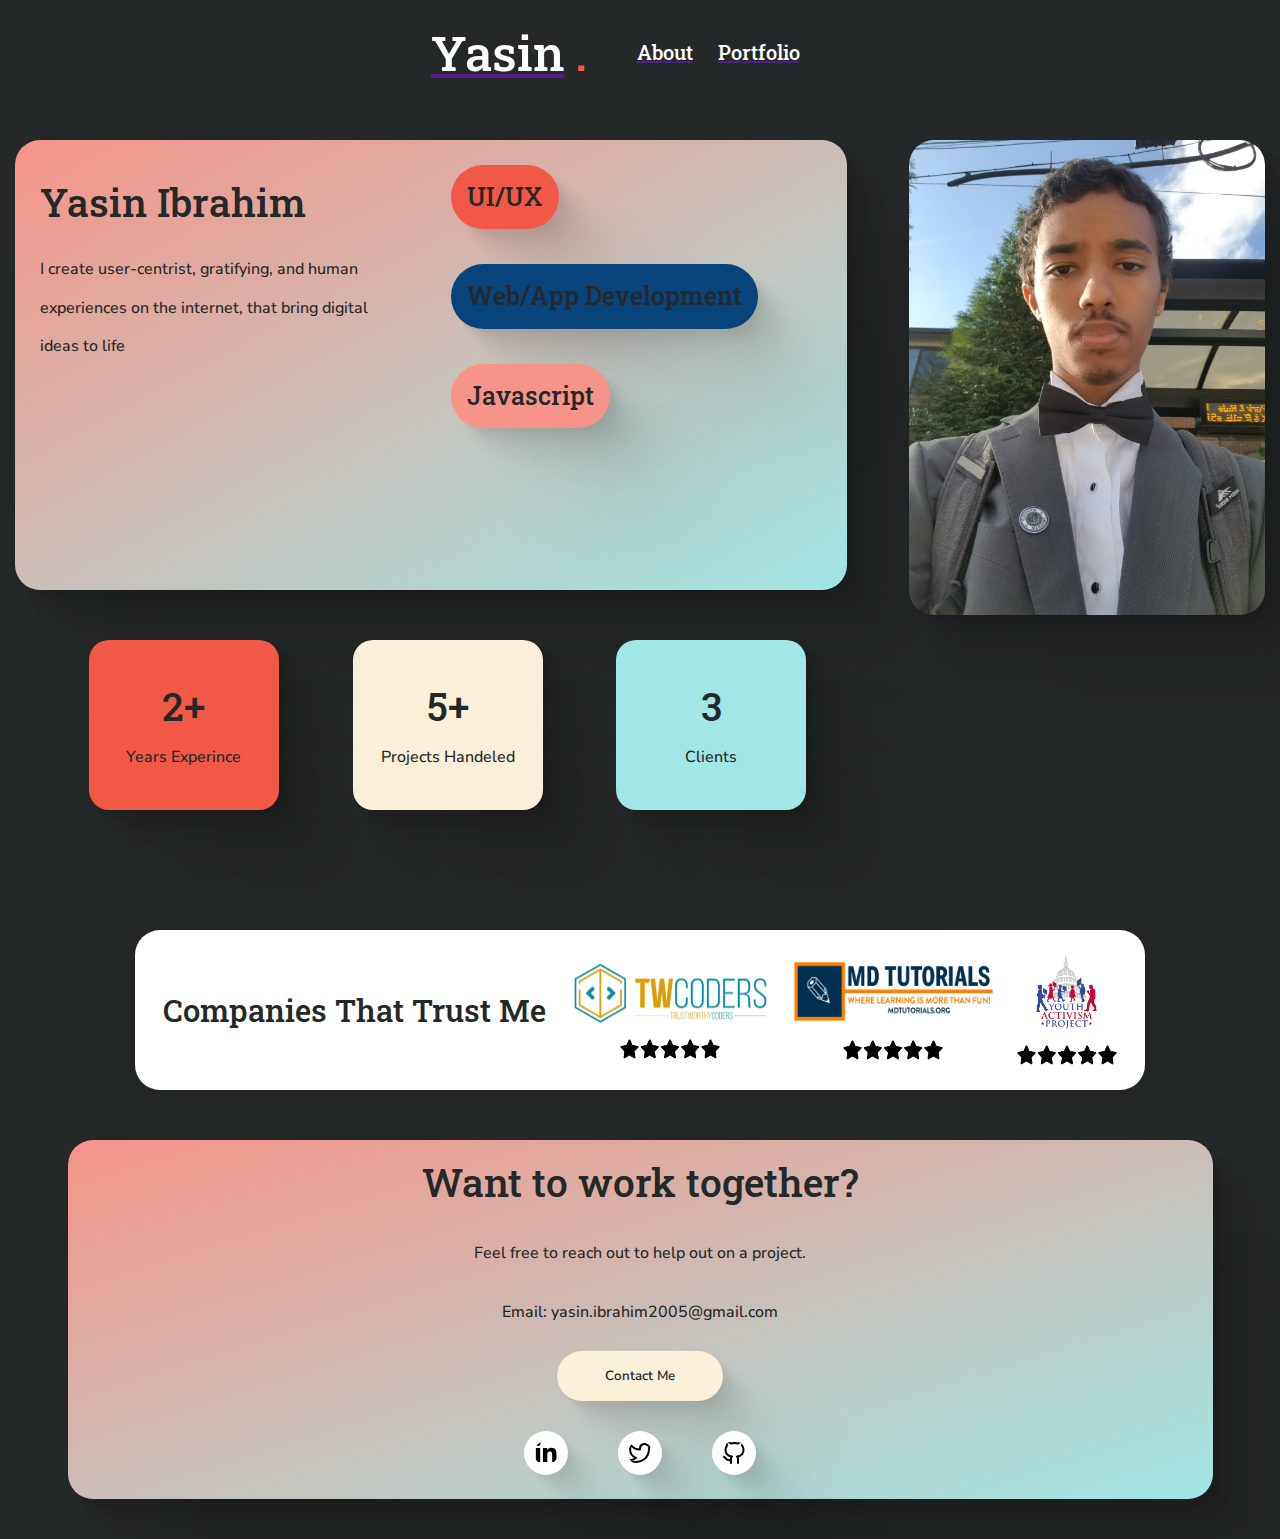
<file: index.html>
<!DOCTYPE html>
<html lang="en">
  <head>
    <meta charset="UTF-8" />
    <meta http-equiv="X-UA-Compatible" content="IE=edge" />
    <meta
      name="description"
      content=" I create user-centrist, gratifying, and human experiences on the internet."
    />
    <meta name="keywords" content="UI/UX, Web/App Development, JavaScript" />
    <meta name="author" content="Yasin Ibrahim" />
    <meta name="viewport" content="width=device-width, initial-scale=1.0" />
    <link rel="shortcut icon" type="image/x-icon" href="icon.png" />
    <link rel="stylesheet" href="styles.css" />
    <title>Yasin Ibrahim</title>
  </head>
  <body>
    <nav>
      <div class="spread">
        <div class="logo">
          <a href="/"><h1 class="title">Yasin</h1></a>
          <h1 class="period">.</h1>
        </div>
      </div>
      <div class="spread">
        <a href="/about.html"><h5>About</h5></a>
        <a href="/projects.html"><h5>Portfolio</h5></a>
      </div>

      <a href="javascript:void(0);" class="icon" onclick="myFunction()">
        <img src="menu.svg" id="menu" />
      </a>
    </nav>
    <div id="myLinks">
      <a href="/about.html"><h5>About</h5></a>
      <a href="/projects.html"><h5>Portfolio</h5></a>
    </div>
    <section class="gap">
      <section>
        <div class="cloumn">
          <div class="intro">
            <div class="intro1">
              <h1>Yasin Ibrahim</h1>
              <p>
                I create user-centrist, gratifying, and human experiences on the
                internet, that bring digital ideas to life
              </p>
            </div>
            <div class="intro2">
              <div class="items" data-modal-target="#modal"><h3>UI/UX</h3></div>
              <div class="items" data-modal-target="#modal1">
                <h3>Web/App Development</h3>
              </div>
              <div class="items" data-modal-target="#modal2">
                <h3>Javascript</h3>
              </div>
            </div>
          </div>
          <div class="under">
            <div class="one">
              <h2>2+</h2>
              <p>Years Experince</p>
            </div>
            <div class="two">
              <h2>5+</h2>
              <p>Projects Handeled</p>
            </div>
            <div class="three">
              <h2>3</h2>
              <p>Clients</p>
            </div>
          </div>
        </div>
        <img src="photo.jpg" class="photo" />
      </section>
      <main>
        <h3>Companies That Trust Me</h3>
        <div class="review">
          <img class="one" src="twcoderslogo.png" />
          <img class="reviewStars" src="fiveStars.png" />
        </div>

        <div class="review">
          <img class="two" src="mdtutorialslogo.png" />
          <img class="reviewStars" src="fiveStars.png" />
        </div>
        <div class="review">
          <img class="three" src="YAP_Logo.png" />
          <img class="reviewStars" src="fiveStars.png" />
        </div>
      </main>
    </section>

    <footer>
      <h2>Want to work together?</h2>
      <p>Feel free to reach out to help out on a project.</p>
      <p>Email: yasin.ibrahim2005@gmail.com</p>
      <a href="mailto:yasin.ibrahim2005@gmail.com"
        ><button>Contact Me</button></a
      >
      <div class="social">
        <a
          href="https://www.linkedin.com/in/yasin-ibrahim-12531122a/"
          target="_blank"
          ><img src="linkedin.svg"
        /></a>
        <a href="https://twitter.com/SilverSolider05" target="_blank">
          <img src="twitter.svg"
        /></a>
        <a href="https://github.com/yasin2005" target="_blank">
          <img src="github.svg"
        /></a>
      </div>
    </footer>
    <div class="modal" id="modal">
      <div class="modal-header">
        <div class="title">UI & UX Design</div>
        <button data-close-button class="close-button">&times;</button>
      </div>
      <div class="modal-body">
        UX design refers to the term “user experience design”, while UI stands
        for “user interface design”. Both elements are crucial to a product and
        work closely together.
      </div>
    </div>
    <div id="overlay"></div>

    <div class="modal" id="modal1">
      <div class="modal-header">
        <div class="title">Website & Application Development</div>
        <button data-close-button class="close-button">&times;</button>
      </div>
      <div class="modal-body">
        Web application development is the creation of application programs that
        reside on remote servers and are delivered to the user's device over the
        Internet.
      </div>
    </div>
    <div id="overlay"></div>

    <div class="modal" id="modal2">
      <div class="modal-header">
        <div class="title">JavaScript</div>
        <button data-close-button class="close-button">&times;</button>
      </div>
      <div class="modal-body">
        JavaScript is a scripting or programming language that allows you to
        implement complex features on web pages. Every time a web page does more
        than just sit there and display static information for you to look at
        such as displaying timely content updates, interactive maps, animated
        2D/3D graphics, scrolling video jukeboxes, you can bet that JavaScript
        is probably involved.
      </div>
    </div>
    <div id="overlay"></div>
  </body>
  <script>
    function myFunction() {
      let x = document.getElementById("myLinks");
      if (x.style.display === "flex") {
        x.style.display = "none";
      } else {
        x.style.display = "flex";
      }
    }
    const openModalButtons = document.querySelectorAll("[data-modal-target]");
    const closeModalButtons = document.querySelectorAll("[data-close-button]");
    const overlay = document.getElementById("overlay");

    openModalButtons.forEach((button) => {
      button.addEventListener("click", () => {
        const modal = document.querySelector(button.dataset.modalTarget);
        openModal(modal);
      });
    });

    overlay.addEventListener("click", () => {
      const modals = document.querySelectorAll(".modal.active");
      modals.forEach((modal) => {
        closeModal(modal);
      });
    });

    closeModalButtons.forEach((button) => {
      button.addEventListener("click", () => {
        const modal = button.closest(".modal");
        closeModal(modal);
      });
    });

    function openModal(modal) {
      if (modal == null) return;
      modal.classList.add("active");
      overlay.classList.add("active");
    }

    function closeModal(modal) {
      if (modal == null) return;
      modal.classList.remove("active");
      overlay.classList.remove("active");
    }
  </script>
</html>
</file>
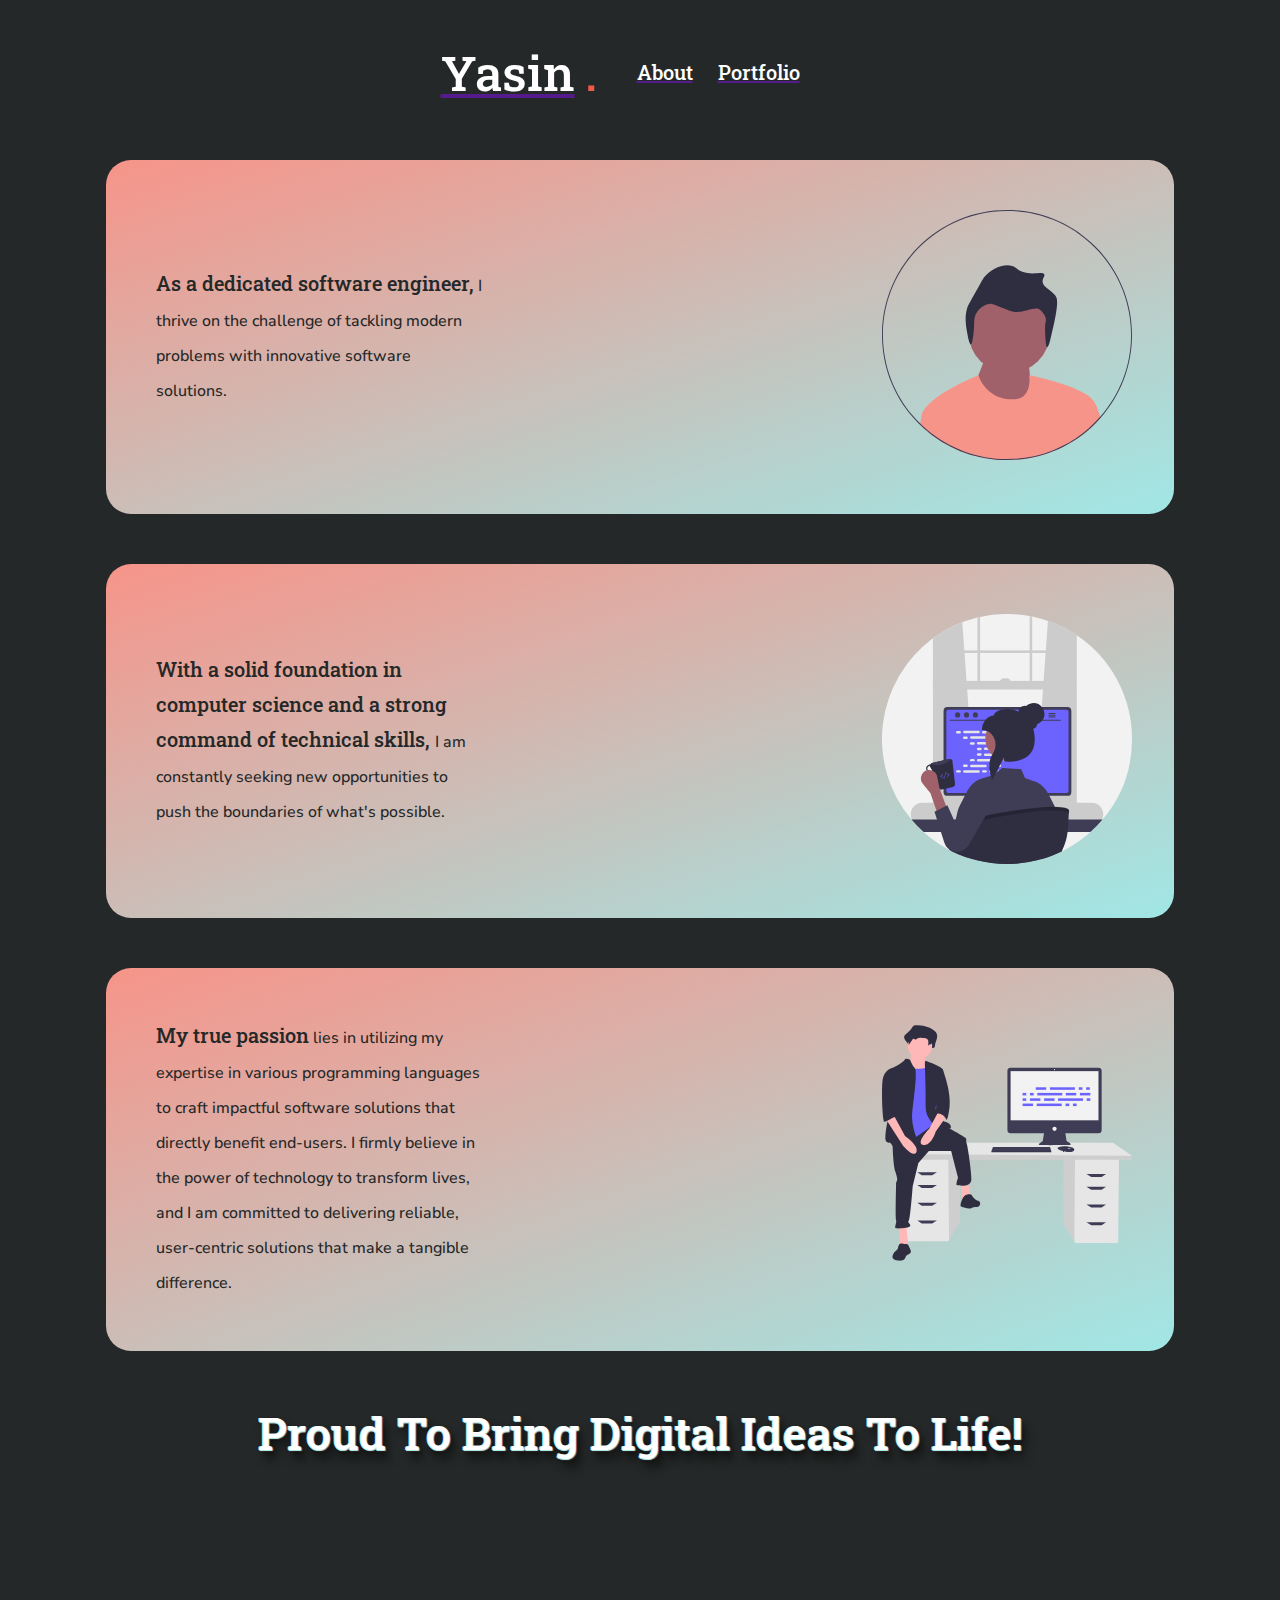
<file: about.html>
<!DOCTYPE html>
<html lang="en">
  <head>
    <meta charset="UTF-8" />
    <meta
      name="description"
      content=" I create user-centrist, gratifying, and human experiences on the internet."
    />
    <meta name="keywords" content="UI/UX, Web/App Development, JavaScript" />
    <meta name="author" content="Yasin Ibrahim" />
    <meta http-equiv="X-UA-Compatible" content="IE=edge" />
    <meta name="viewport" content="width=device-width, initial-scale=1.0" />
    <link rel="shortcut icon" type="image/x-icon" href="icon.png" />
    <link rel="stylesheet" href="about.css" />
    <title>About</title>
  </head>
  <body>
    <!-- Navigation -->
    <nav>
      <div class="spread">
        <div class="logo">
          <a href="/"><h1 class="title">Yasin</h1></a>
          <h1 class="period">.</h1>
        </div>
      </div>
      <div class="spread">
        <a href="/about.html"><h5>About</h5></a>
        <a href="/projects.html"><h5>Portfolio</h5></a>
      </div>

      <a href="javascript:void(0);" class="icon" onclick="myFunction()">
        <img src="menu.svg" id="menu" />
      </a>
    </nav>

    <div id="myLinks">
      <a href="/about.html"><h5>About</h5></a>
      <a href="/projects.html"><h5>Portfolio</h5></a>
    </div>
    <!-- Section #1 -->

    <section>
      <div class="one">
        <h5>As a dedicated software engineer,</h5>
        <p>
          I thrive on the challenge of tackling modern problems with innovative
          software solutions.
        </p>
      </div>
      <div class="two">
        <img src="profpic.svg" style="height: 250px; width: 250px" />
      </div>
    </section>
    <!-- Section #2 -->
    <section>
      <div class="one">
        <h5>
          With a solid foundation in computer science and a strong command of
          technical skills,
        </h5>
        <p>
          I am constantly seeking new opportunities to push the boundaries of
          what's possible.
        </p>
      </div>
      <div class="two">
        <img src="computer.svg" style="height: 250px; width: 250px" />
      </div>
    </section>
    <!-- Section #3 -->
    <section>
      <div class="one">
        <h5>My true passion</h5>
        <p>
          lies in utilizing my expertise in various programming languages to
          craft impactful software solutions that directly benefit end-users. I
          firmly believe in the power of technology to transform lives, and I am
          committed to delivering reliable, user-centric solutions that make a
          tangible difference.
        </p>
      </div>
      <div class="two">
        <img src="proud.svg" style="height: 250px; width: 250px" />
      </div>
    </section>
    <!--Call to Action-->
    <h1 class="action">Proud To Bring Digital Ideas To Life!</h1>
  </body>
  <script>
    function myFunction() {
      let x = document.getElementById("myLinks");
      if (x.style.display === "flex") {
        x.style.display = "none";
      } else {
        x.style.display = "flex";
      }
    }
  </script>
</html>
</file>
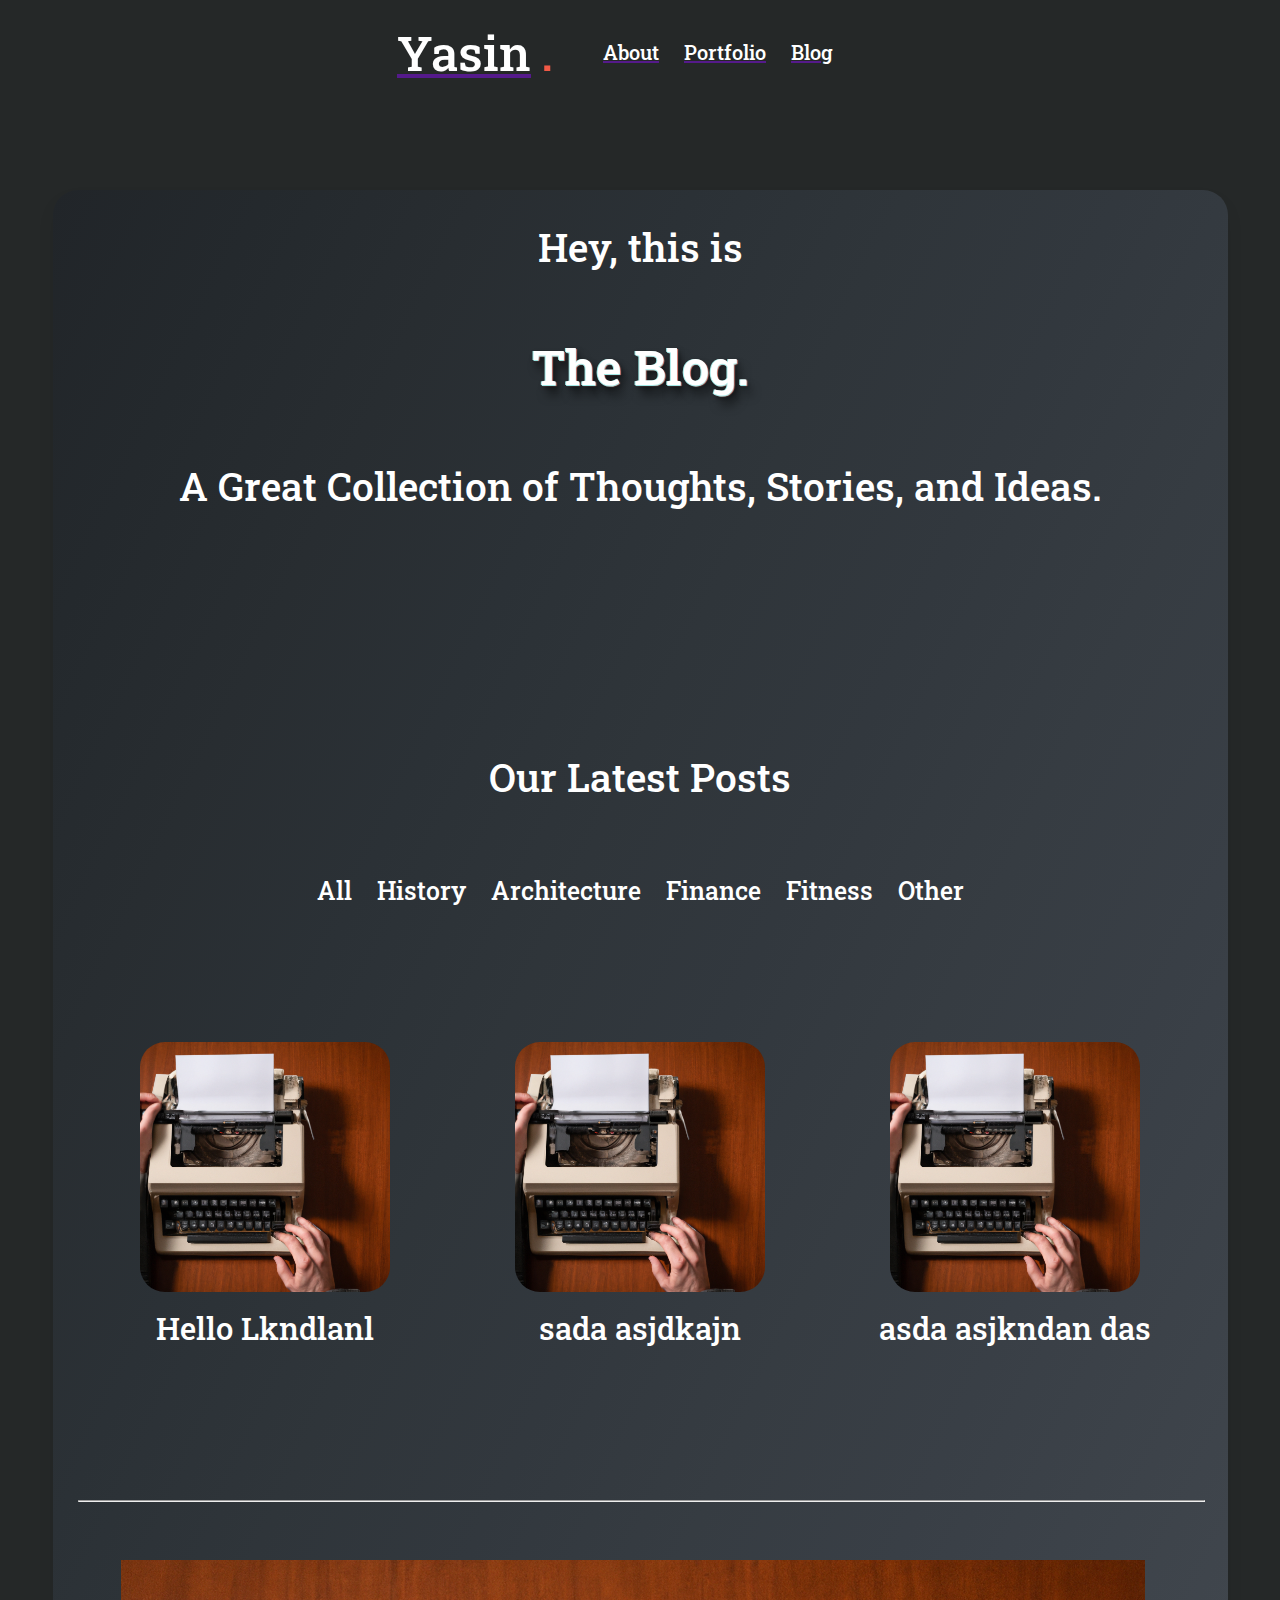
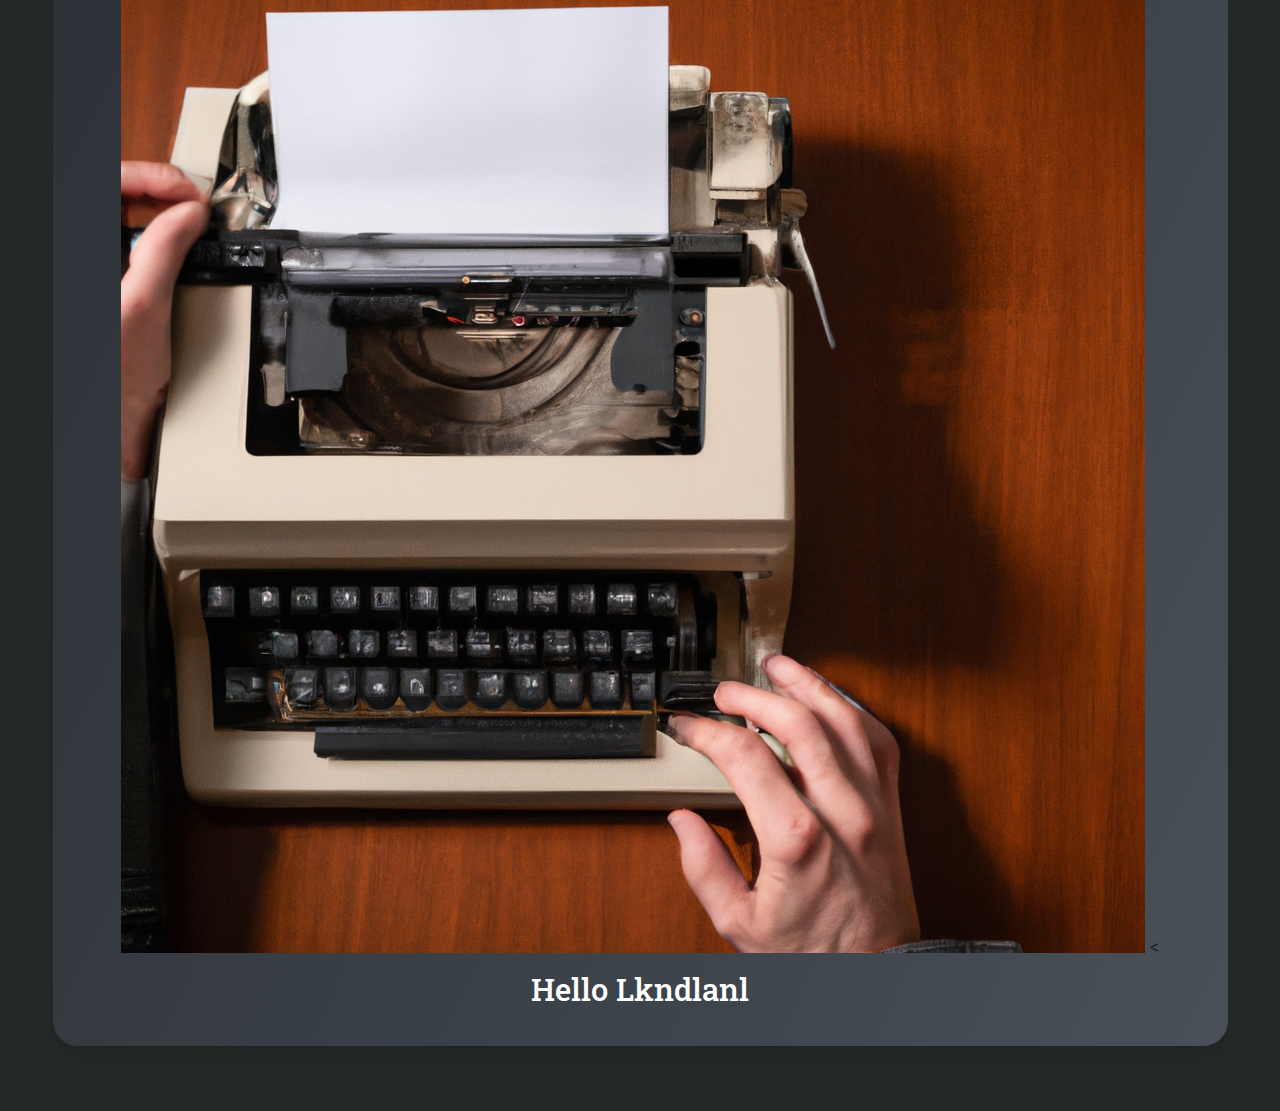
<file: blog.html>
<!DOCTYPE html>
<html lang="en">
  <head>
    <meta charset="UTF-8" />
    <meta http-equiv="X-UA-Compatible" content="IE=edge" />
    <meta name="viewport" content="width=device-width, initial-scale=1.0" />
    <title>Blog</title>
    <meta
      name="description"
      content=" I create user-centrist, gratifying, and human experiences on the internet."
    />
    <meta name="keywords" content="UI/UX, Web/App Development, JavaScript" />
    <meta name="author" content="Yasin Ibrahim" />
    <link rel="shortcut icon" type="image/x-icon" href="icon.png" />
    <link rel="stylesheet" href="blog.css" />
  </head>
  <body>
    <nav>
      <div class="spread">
        <div class="logo">
          <a href="/"><h1 class="title">Yasin</h1></a>
          <h1 class="period">.</h1>
        </div>
      </div>
      <div class="spread">
        <a href="/about.html"><h5>About</h5></a>
        <a href="/projects.html"><h5>Portfolio</h5></a>
        <a href="/blog.html"><h5>Blog</h5></a>
      </div>

      <a href="javascript:void(0);" class="icon" onclick="myFunction()">
        <img src="menu.svg" id="menu" />
      </a>
    </nav>
    <div id="myLinks">
      <a href="/about.html"><h5>About</h5></a>
      <a href="/projects.html"><h5>Portfolio</h5></a>
      <a href="/blog.html"><h5>Blog</h5></a>
    </div>
    <section class="gap"></section>
    <main>
      <h2>
        Hey, this is
        <h1>The Blog.</h1>
      </h2>
      <h2>A Great Collection of Thoughts, Stories, and Ideas.</h2>
      <br />
      <br />
      <br />
      <br />
      <br />
      <br />
      <br />
      <h2>Our Latest Posts</h2>
      <section
        style="display: flex; gap: 25px; justify-content: center"
        class="post-section"
      >
        <h4>All</h4>
        <h4>History</h4>
        <h4>Architecture</h4>
        <h4>Finance</h4>
        <h4>Fitness</h4>
        <h4>Other</h4>
      </section>
      <br />
      <section
        style="display: flex; justify-content: space-evenly"
        class="posts"
      >
        <div>
          <img src="typewritter.png" />
          <a href="/blog.html" class="action"> <h3>Hello Lkndlanl</h3></a>
        </div>
        <div>
          <img src="typewritter.png" />
          <a href="/blog.html" class="action"> <h3>sada asjdkajn</h3></a>
        </div>
        <div>
          <img src="typewritter.png" />
          <a href="/blog.html" class="action"> <h3>asda asjkndan das</h3></a>
        </div>
      </section>
      <hr />
      <section class="smallPost">
        <div>
          <img src="typewritter.png" />
          <
          <h3>Hello Lkndlanl</h3>
        </div>
      </section>
    </main>
    <footer></footer>
  </body>
</html>
</file>
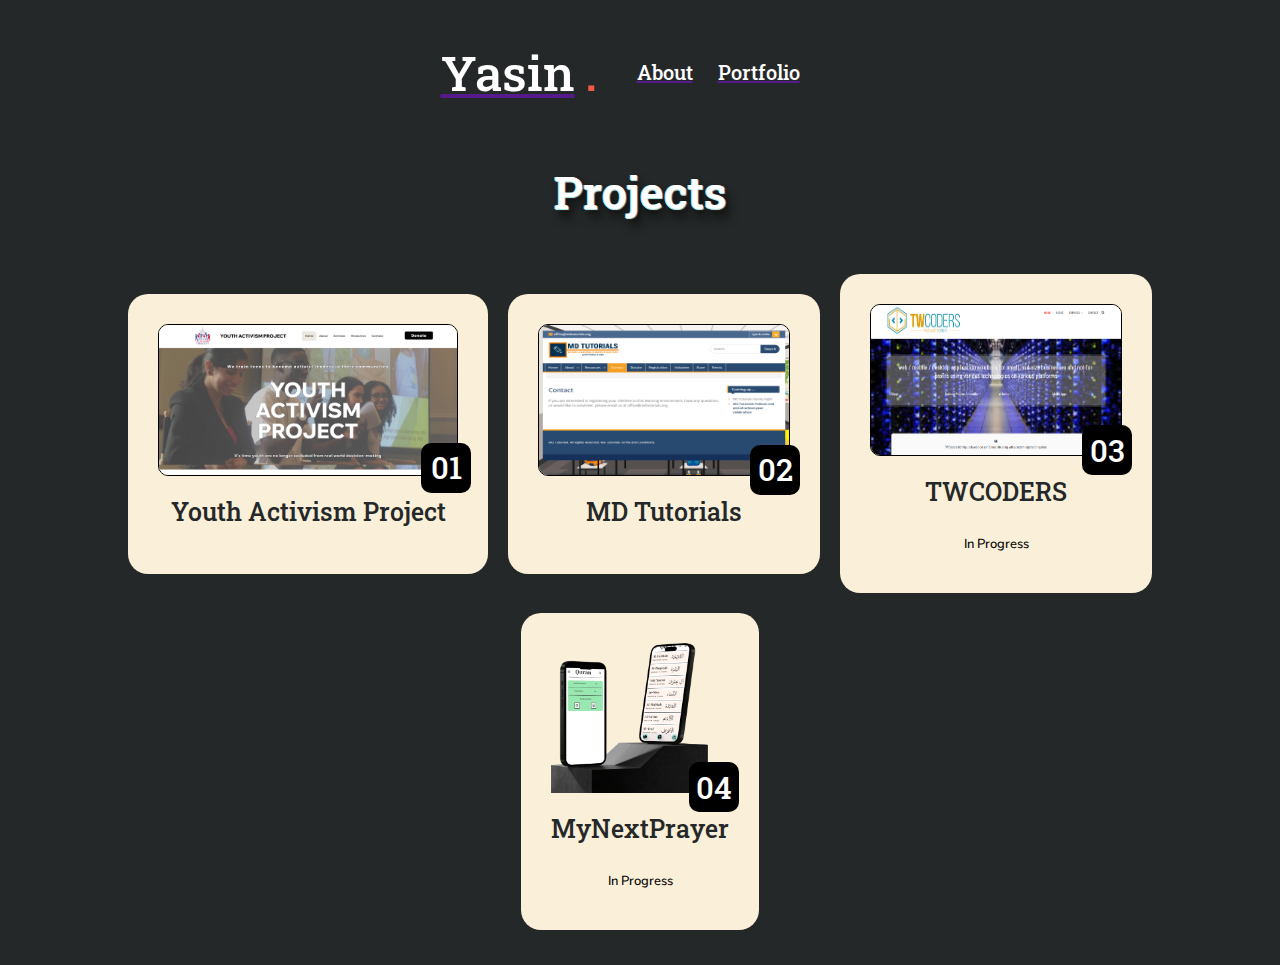
<file: projects.html>
<!DOCTYPE html>
<html lang="en">
  <head>
    <meta charset="UTF-8" />
    <meta http-equiv="X-UA-Compatible" content="IE=edge" />
    <meta
      name="description"
      content=" I create user-centrist, gratifying, and human experiences on the internet."
    />
    <meta name="keywords" content="UI/UX, Web/App Development, JavaScript" />
    <meta name="author" content="Yasin Ibrahim" />
    <meta name="viewport" content="width=device-width, initial-scale=1.0" />
    <link rel="shortcut icon" type="image/x-icon" href="icon.png" />
    <link rel="stylesheet" href="project.css" />
    <title>Portfolio</title>
  </head>
  <body>
    <!-- Navigation -->
    <nav>
      <div class="spread">
        <div class="logo">
          <a href="/"><h1 class="title">Yasin</h1></a>
          <h1 class="period">.</h1>
        </div>
      </div>
      <div class="spread">
        <a href="/about.html"><h5>About</h5></a>
        <a href="/projects.html"><h5>Portfolio</h5></a>
      </div>

      <a href="javascript:void(0);" class="icon" onclick="myFunction()">
        <img src="menu.svg" id="menu" />
      </a>
    </nav>

    <div id="myLinks">
      <a href="/about.html"><h5>About</h5></a>
      <a href="/projects.html"><h5>Portfolio</h5></a>
    </div>
    <!--Title-->
    <h1 class="action">Projects</h1>

    <!--Main-->
    <main>
      <!--One-->
      <section>
        <div class="rel">
          <img
            class="one"
            src="youthactivismporject.png"
            data-modal-target="#modal"
          />

          <div class="num1">
            <h3>01</h3>
          </div>
        </div>
        <a href="https://www.youthactivismproject.org/" target="_blank"
          ><h4>Youth Activism Project</h4></a
        >
      </section>
      <!--Two-->
      <section>
        <div class="rel">
          <img class="two" src="mdtutorials.png" />

          <div class="num2">
            <h3>02</h3>
          </div>
        </div>
        <a href="https://mdtutorials.org/" target="_blank"
          ><h4>MD Tutorials</h4></a
        >
      </section>
      <!--Three-->
      <section>
        <div class="rel">
          <img class="two" src="twcoders.png" />

          <div class="num2">
            <h3>03</h3>
          </div>
        </div>
        <a href="http://twcoders.com/" target="_blank"><h4>TWCODERS</h4></a>
        <p>In Progress</p>
      </section>
      <!--Three-->
      <section>
        <div class="rel">
          <img class="three" src="mynextprayer.png" />

          <div class="num2">
            <h3>04</h3>
          </div>
        </div>
        <a href="https://mynextprayer.com/" target="_blank"
          ><h4>MyNextPrayer</h4></a
        >
        <p>In Progress</p>
      </section>

      <!--
        <section class="port col">
          <div class="project">
            <div class="text">
              <h2>Youth Activism Project</h2>
              <h5>Non-Profit Activism Group</h5>
              <p>
                Bright and easy-going layout, leading children to a brigther and
                more active future
              </p>
            </div>
            <div class="img-contain">
            
              <img src="YAP_Logo.png" class="display1" id="one"/>
              <img src="youthactivismporject.png" class="display" id="onne" />
            </div>
          </div>
          <div class="project">
            <div class="text">
              <h2>MyNextPrayer</h2>
              <h5>Muslim App</h5>
              <p>
                Simple to use, many utilities needed for the daily to-go Muslim
              </p>
            </div>
            <div class="img-contain">
              <img src="arrow-up-right.svg" class="arrow" />
              <img src="logo3.png" class="display1" id="two"/>
              <img src="mynextprayer.png" class="display" id="twwo" />
            </div>
          </div>
        </section>
        <section class="port col2">
          <div class="project">
            <div class="text">
              <h2>MD Tutorials</h2>
              <h5>Tutoring Resources</h5>
              <p>Simple to use, basic design for children and parents alike</p>
            </div>
            <div class="img-contain">
             <a href="https://mdtutorials.org/"><img src="arrow-up-right.svg" class="arrow" /></a> 
              <img src="mdtutorialslogo.png" class="display1" id="three" />
              <img src="mdtutorials.png" class="display" id="thhree"/>
            </div>
          </div>
          <div class="project">
              <div class="text">
              <h2>TWCODERS</h2>
              <h5>Programming Org</h5>
              <p>Nice and simple layout for programmer group</p>
            </div>
            <div class="img-contain">
              <a href="http://twcoders.com/"><img src="arrow-up-right.svg" class="arrow" /></a>
              <img src="twcoderslogo.png" class="display1" id="four" />
              <img src="twcoders.png" class="display" id="foour"/>
            </div>
          </div>
          </div>
        </section>
        -->
    </main>
    <div class="modal" id="modal">
      <div class="modal-header">
        <div class="title"></div>
        <button data-close-button class="close-button">&times;</button>
      </div>
      <div class="modal-body">
        <section class="sec">
          <div class="title">Youth Activism Project</div>
          <p>Non-Profit Activism Group</p>
          <img class="mock" src="yapMockup.png" />
        </section>
        <section class="sect">
          <div class="title">About The Project</div>

          <p>Challenge:</p>
          <br />
          <p>
            The initial version of the website exhibited significant usability
            issues and lacked a smooth user experience. The interface felt
            clunky and cumbersome, hampering visitors' ability to navigate
            seamlessly through its pages. Moreover, the font selection and
            overall page layout failed to establish a cohesive visual identity,
            resulting in a disjointed and inconsistent appearance.
          </p>
        </section>
        <section class="sect">
          <div class="title">Solution</div>
          <p>
            - Carefully selecting fonts that harmonize with the website's theme
            and purpose. By establishing a consistent and visually appealing
            typographic hierarchy, I could create a cohesive visual language
            that guided users through the pages effortlessly
          </p>
          <br />
          <p>
            - A comprehensive redesign of the page layout, ensuring a harmonious
            arrangement of elements that enhanced both aesthetic appeal and
            usability
          </p>
          <br />
          <p>
            - Employ advanced optimization techniques such as minimizng code,
            removing bugs, etc.
          </p>
          <br />
          <br />
          <br />
          <h4>Understanding The User</h4>
          <p>
            When designing for a target audience of young kids who aspire to
            make a positive impact in the world, it's crucial to consider their
            unique preferences and cognitive development. One effective strategy
            is to utilize bright and vibrant colors, as they tend to attract and
            engage children's attention. Moreover, these lively colors can also
            appeal to older individuals, such as parents or educators, who may
            be involved in guiding and supporting the young kids. Incorporating
            scrollable stories can be an excellent way to enhance user
            experience and foster interaction with the content. Scrollable
            stories allow for a dynamic and immersive narrative experience,
            enabling young users to explore and discover the message at their
            own pace
          </p>
          <br />
          <p>
            Studies have shown that bright colors, such as vibrant blues,
            yellows, and reds, can stimulate children's visual perception and
            promote a sense of excitement and curiosity. Additionally, research
            indicates that using contrasting colors can aid in information
            retention and comprehension, making it easier for young kids to
            grasp and remember key concepts
          </p>
          <br />
          <p>
            When it comes to scrollable stories, research has demonstrated that
            interactive storytelling can enhance cognitive skills, creativity,
            and critical thinking in children. Scrollable stories can also
            significantly increase user engagement metrics, such as session
            duration and interaction rates
          </p>
          <br />
          <br />
          <br />
          <h3>Sketchs</h3>
          <p>
            The initial phase of my design process involved creating a series of
            foundational sketches that laid the groundwork for a visually
            compelling and informative user interface. These sketches featured
            card to help present information in a clear and concise manner,
            while employing a storytelling format.
          </p>
        </section>
        <br />
        <br />
        <img class="sketch" src="YAPSketch.png" />
        <section class="sect">
          <h3>Wireframes</h3>
          <p>
            The front page of a website serves as a digital storefront, the
            initial point of contact between the user and the content. To
            establish trust, it is imperative to present key information in a
            concise and visually engaging manner. This can be accomplished by
            employing well-designed cards that highlight essential elements,
            such as mission statements, values, and notable achievements. These
            cards, adorned with attractive imagery and succinct yet impactful
            descriptions, serve as virtual stepping stones, guiding the user
            deeper into the website. Once trust is established on the front
            page, the subsequent pages can adopt a more immersive and
            storytelling approach. In the storytelling format, each page can
            represent a chapter in the overarching narrative, unveiling
            different aspects of the cause or theme.
          </p>
        </section>
        <br />
        <br />
        <br />
        <img class="wire" src="YAPWireframe.png" />
        <section class="sect">
          <h3>User Testing</h3>
          <h5>Some Changes:</h5>
          <p>- Lack of content creates a lot of negative space</p>
          <p>- Making button functions more clear</p>
          <br />
          <br />
          <br />
          <h3>Final Design</h3>
          <p>
            The purpose of the website was to assist young people in engaging in
            activism and bringing about change in their communities. With this
            goal in mind, a minimal and informative website would greatly
            benefit children. To view the final result, you can click on the
            text "Youth Activism Project" on the card.
          </p>
          <br />
          <img class="mocks" src="YAPMockup2.png" />
          <br />
          <br />
          <br />
          <br />
          <br />
          <h3>Takeways & Next Steps</h3>
          <p>
            With this project, I learned how children react to websites and how
            to create an amazing reading experience for users. Since the website
            was launched, it has received numerous expressions of gratitude for
            being such a valuable resource.
          </p>
          <br />
          <br />
          <h6>
            “Words can't tell how much references and inspiration I got from
            this terrific resource page on your website. Without a doubt, those
            links helped responsible youth to raise awareness of social
            injustices and improve their lives through acts of activism."
          </h6>
          <br />
          <br />
          <p>
            When it comes to improving the experince, there could be more work
            on:
          </p>

          <p>- Dynamic animations to make the website more interactive</p>

          <p>
            - Create a flow for students to use the resources present on the
            website
          </p>

          <p>
            - Make a section where like-minded kids and organizations can
            connect
          </p>
        </section>
        <section class="flex">
          <img src="yapMockup.png" />
          <img src="YAPMockup2.png" />
          <img src="YAPMockup3.png" />
          <img src="YAPMockup4.png" />
        </section>
      </div>
    </div>
    <div id="overlay"></div>
  </body>
  <script>
    function myFunction() {
      let x = document.getElementById("myLinks");
      if (x.style.display === "flex") {
        x.style.display = "none";
      } else {
        x.style.display = "flex";
      }
    }

    const openModalButtons = document.querySelectorAll("[data-modal-target]");
    const closeModalButtons = document.querySelectorAll("[data-close-button]");
    const overlay = document.getElementById("overlay");

    openModalButtons.forEach((button) => {
      button.addEventListener("click", () => {
        const modal = document.querySelector(button.dataset.modalTarget);
        openModal(modal);
      });
    });

    overlay.addEventListener("click", () => {
      const modals = document.querySelectorAll(".modal.active");
      modals.forEach((modal) => {
        closeModal(modal);
      });
    });

    closeModalButtons.forEach((button) => {
      button.addEventListener("click", () => {
        const modal = button.closest(".modal");
        closeModal(modal);
      });
    });

    function openModal(modal) {
      if (modal == null) return;
      modal.classList.add("active");
      overlay.classList.add("active");
    }

    function closeModal(modal) {
      if (modal == null) return;
      modal.classList.remove("active");
      overlay.classList.remove("active");
    }
  </script>
</html>
</file>
<file: styles.css>
@import url("https://fonts.googleapis.com/css2?family=Nunito+Sans&family=Roboto+Slab:wght@500&display=swap");
:root {
  --black: rgba(37, 40, 40);
  --black75: rgba(37, 40, 40, 0.75);
  --black50: rgba(37, 40, 40, 0.5);
  --black25: rgba(37, 40, 40, 0.25);
  --black10: rgba(37, 40, 40, 0.1);
  --black5: rgba(37, 40, 40, 0.5);
  --primary: #f15946;
  --secondary: #07447b;
  --teritary1: #f79489;
  --teritary2: #faefd8;
  --teritary3: #a0e7e5;
  --gradient: linear-gradient(to bottom right, #f79489, #a0e7e5);
  --shadow: 2.8px 2.8px 2.2px rgba(0, 0, 0, 0.02),
    6.7px 6.7px 5.3px rgba(0, 0, 0, 0.028),
    12.5px 12.5px 10px rgba(0, 0, 0, 0.035),
    22.3px 22.3px 17.9px rgba(0, 0, 0, 0.042),
    41.8px 41.8px 33.4px rgba(0, 0, 0, 0.05),
    100px 100px 80px rgba(0, 0, 0, 0.07);
}


*::-webkit-scrollbar {
  width: 16px;
}

*::-webkit-scrollbar-track {
  background: var(--black);
}

*::-webkit-scrollbar-thumb {
  background: var(--gradient);
  border-radius: 10px;
  border: 2px solid var(--black);
}



body {
  display: flex;
  flex-direction: column;
  gap: 50px;
  align-items: center;
  padding: 15px;
  background: var(--black);
  margin:0px;
}

a {
  text-decoration: underline #551a8b;
}

.gap {
  display: flex;
  flex-direction: column;
  gap: 100px;
}

h1 {
  font-family: Roboto Slab;
  color: var(--black);
  font-size: 48.83px;
  line-height: 75px;
  font-weight: 500;
  letter-spacing: 0px;
  font-style: normal;
  margin: 0px;
}
h2 {
  font-family: Roboto Slab;
  color: var(--black);
  font-size: 39.06px;
  line-height: 64.4px;
  font-weight: 500;
  letter-spacing: 0px;
  font-style: normal;
  margin: 0px;
}
h3 {
  font-family: Roboto Slab;
  color: var(--black);
  font-size: 31.25px;
  line-height: 64.4px;
  font-weight: 500;
  letter-spacing: 0px;
  font-style: normal;
  margin: 0px;
}
h4 {
  font-family: Roboto Slab;
  color: var(--black);
  font-size: 25px;
  line-height: 64.4px;
  font-weight: 500;
  letter-spacing: 0px;
  font-style: normal;
  margin: 0px;
}
h5 {
  font-family: Roboto Slab;
  color: var(--black);
  font-size: 20px;
  line-height: 64.4px;
  font-weight: 500;
  letter-spacing: 0px;
  font-style: normal;
  margin: 0px;
}
h6 {
  font-family: Roboto Slab;
  color: var(--black);
  font-size: 16px;
  line-height: 38.5px;
  font-weight: 500;
  letter-spacing: 0px;
  font-style: normal;
  margin: 0px;
}
p {
  font-family: Nunito Sans;
  color: var(--black);
  font-size: 16px;
  line-height: 38.5px;
  font-weight: 500;
  letter-spacing: 0px;
  font-style: normal;
  margin: 0px;
}
nav {
  display: flex;
  justify-content: center;
  align-items: center;
  gap: 50px;
  width: 100%;
}
.logo {
  text-align: center;
  display: flex;
  justify-content: center;
  gap: 10px;
  align-items: center;
}
.spread {
  text-align: center;
  display: flex;
  justify-content: center;
  gap: 25px;
  align-items: center;
}
nav h1,
nav h5 {
  color: #fff;
}
nav .period {
  color: var(--primary);
}

#myLinks a {
  text-decoration: underline #551a8b;
}
#myLinks {
  display: none;
  flex-direction: column;
  text-align: center;
  align-items: center;
  justify-content: center;
  background-color: #fff;
  width: 90%;
  border-radius: 20px;
}
#menu {
  display: none;
}
section {
  display: flex;
  justify-content: center;
  gap: 25px;
  align-items: center;
  width: 100%;
}

section .intro {
  background: var(--gradient);
  height: 400px;
  box-shadow: var(--shadow);
  border-radius: 25px;
  width: 90%;
  float: left;
  padding: 25px;
  display: flex;
  gap: 40px;
  align-self: start;
}

section .photo {
  height: 600px;
  border-radius: 25px;
  box-shadow: var(--shadow);
  width: 30%;
  align-self: start;
}

section .intro1 {
  width: 50%;
  gap: 10px;
  display: flex;
  flex-direction: column;
}
section .intro2 {
  width: 50%;
  display: flex;
  height: fit-content;
  gap: 35px;
  flex-direction: column;
}

section .items {
  box-shadow: var(--shadow);
  padding: 0px 16px;
  border-radius: 100px;
  display: inline-block;
  justify-items: start;
  width: fit-content;
  transition: 0.5s ease;
}

section .items:hover {
  opacity: 75%;
  cursor: pointer;
  color: var(--black);
  padding: 2px 16px;
  transform: scale(1.05);
}
section .items:nth-child(1) {
  background: var(--primary);
}

section .items:nth-child(2) {
  background: var(--secondary);
}

section .items:nth-child(3) {
  background: var(--teritary1);
}

section .items h3 {
  padding: 0px;
  margin: 0px;
  display: inline-block;
}
section .cloumn {
  display: flex;
  flex-direction: column;
  gap: 30px;
}
section .under {
  margin: 10px;
  width: 95%;
  border-radius: 20px;
  padding: 10px;
  display: flex;
  gap: 20px;
  align-items: center;
  justify-content: space-evenly;
}
section .under .one {
  background-color: var(--primary);
  padding: 20px;
  border-radius: 20px;
  display: flex;
  flex-direction: column;
  align-items: center;
  justify-content: center;
  width: 150px;
  height: 130px;
  transition: 0.5s ease;
  box-shadow: var(--shadow);
}

section .under .one:hover {
  transform: scale(1.05);
  transition: 0.5s ease;
}

section .under .two {
  background-color: var(--teritary2);
  padding: 20px;
  border-radius: 20px;
  display: flex;
  flex-direction: column;
  align-items: center;
  justify-content: center;
  width: 150px;
  height: 130px;
  transition: 0.5s ease;
  box-shadow: var(--shadow);
}

section .under .two:hover {
  transform: scale(1.05);
  transition: 0.5s ease;
}

section .under .three {
  background-color: var(--teritary3);
  padding: 20px;
  border-radius: 20px;
  display: flex;
  flex-direction: column;
  align-items: center;
  justify-content: center;
  width: 150px;
  height: 130px;
  transition: 0.5s ease;
  box-shadow: var(--shadow);
}

section .under .three:hover {
  transform: scale(1.05);
  transition: 0.5s ease;
}
main {
  background: white;
  box-shadow: 0 10px 20px -5px rgba(0, 0, 0, 0.125);
  width: 960px;
  margin: auto;
  border-radius: 25px;
  padding: 25px;
  display: flex;
  gap: 20px;
  justify-content: space-evenly;
  align-items: center;
  text-align: center;
}

main .review {
  display: flex;
  flex-direction: column;
  align-items: center;
  justify-content: center;
  gap: 15px;
  text-align: center;
}

main .reviewStars {
  height: 19.7596796px;
  width: 100px;
}

main .review .one {
  height: 63.5px;
  width: 200px;
}
main .review .two {
  height: 65px;
  width: 200px;
}

main .review .three {
  height: 75px;
  width: 75px;
}

footer {
  background: var(--gradient);
  height: fit-content;
  border-radius: 25px;
  width: 90%;
  box-shadow: var(--shadow);
  text-align: center;
  display: flex;
  flex-direction: column;
  gap: 20px;
  align-items: center;
  padding: 10px;
  margin-bottom: 25px;
}

footer button {
  padding: 16px 48px;
  border-radius: 100px;
  border: 0px;
  background: var(--teritary2);
  box-shadow: var(--shadow);
  font-family: Nunito Sans;
  color: var(--black);
  font-weight: 600;
  letter-spacing: 0px;
  font-style: normal;
  transition: 0.5s ease;
}

footer button:hover {
  padding: 16px 44px;
  border: 2px solid var(--black);
}

footer button:active {
  padding: 16px 44px;
  opacity: 80%;
}

footer .social {
  display: flex;
  gap: 50px;
  padding: 10px;
}

footer .social img {
  height: 24px;
  width: 24px;
  padding: 10px;
  background: #ffff;
  border-radius: 25px;
  box-shadow: var(--shadow);
  transition: 0.5s ease;
}

footer .social img:hover {
  border: 2px solid var(--black);
}
footer .social img:active {
  opacity: 80%;
}

.modal {
  position: fixed;
  top: 50%;
  left: 50%;
  transform: translate(-50%, -50%) scale(0);
  transition: 200ms ease-in-out;
  border: 1px solid black;
  border-radius: 10px;
  z-index: 10;
  background: #fbfcf8;
  width: 500px;
  max-width: 80%;
}

.modal.active {
  transform: translate(-50%, -50%) scale(1);
}

.modal-header {
  padding: 10px 15px;
  display: flex;
  justify-content: space-between;
  align-items: center;
  border-bottom: 1px solid black;
}

.modal-header .title {
  font-family: Roboto Slab;
  color: var(--black);
  font-size: 25px;
  font-weight: 500;
  letter-spacing: 0px;
  font-style: normal;
  margin: 0px;
  text-align: center;
  background-color: #fffaa3;
}

.modal-header .close-button {
  cursor: pointer;
  border: none;
  outline: none;
  background: none;
  font-size: 1.25rem;
  font-weight: bold;
}

.modal-body {
  padding: 10px 15px;
  font-family: Nunito Sans;
  color: var(--black);
  font-size: 16px;
  line-height: 25px;
  font-weight: 500;
  letter-spacing: 0px;
  font-style: normal;
  margin: 0px;
}

#overlay {
  position: fixed;
  opacity: 0;
  transition: 200ms ease-in-out;
  top: 0;
  left: 0;
  right: 0;
  bottom: 0;
  background-color: rgba(0, 0, 0, 0.5);
  pointer-events: none;
}

#overlay.active {
  opacity: 1;
  pointer-events: all;
}

@media screen and (max-width: 1475px) {
  section .items {
    box-shadow: var(--shadow);
    padding: 0px 16px;
    border-radius: 100px;
    display: inline-block;
    justify-items: start;
    width: fit-content;
    transition: 0.5s ease;
  }
  section .items h3 {
    font-size: 25px;
  }
  #menu {
    display: none;
  }
}

@media screen and (max-width: 1300px) {
  section .photo {
    height: 475px;
    border-radius: 25px;
    box-shadow: var(--shadow);
    width: 30%;
  }
  section .intro1 h1 {
    font-size: 39.06px;
  }
  #menu {
    display: none;
  }
}

@media screen and (max-width: 1175px) {
  section .photo {
    height: 430px;
    border-radius: 25px;
    box-shadow: var(--shadow);
    width: 30%;
  }
  section .items h3 {
    font-size: 16px;
  }
  #menu {
    display: none;
  }
}

@media screen and (max-width: 1075px) {
  section .intro1 h1 {
    font-size: 31.25px;
  }
  section .photo {
    height: 400px;
    border-radius: 25px;
    box-shadow: var(--shadow);
    width: 30%;
  }
  #menu {
    display: none;
  }
}

@media screen and (max-width: 950px) {
  section .photo {
    height: 350px;
    border-radius: 25px;
    box-shadow: var(--shadow);
    width: 30%;
    align-self: center;
  }
  main {
    background: white;
    box-shadow: 0 10px 20px -5px rgba(0, 0, 0, 0.125);
    width: 85%;
    border-radius: 25px;
    padding: 25px;
    display: flex;
    gap: 75px;
    justify-content: space-evenly;
    flex-direction: column;
    align-items: center;
  }
  section .items {
    padding: 0px 24px;
  }
  section .items {
    box-shadow: var(--shadow);
    padding: 0px 16px;
    border-radius: 100px;
    display: inline-block;
    justify-items: start;
    width: fit-content;
    transition: 0.5s ease;
  }
  #menu {
    display: none;
  }
}

@media screen and (max-width: 900px) {
  section {
    display: flex;
    flex-direction: column;
    justify-content: center;
    gap: 25px;
    align-items: center;
    width: 100%;
  }
  section .intro {
    background: var(--gradient);
    height: 300px;
    box-shadow: var(--shadow);
    border-radius: 25px;
    width: 90%;
    padding: 25px;
    display: flex;
    gap: 40px;
  }
  section .items {
    box-shadow: var(--shadow);
    padding: 0px 64px;
    border-radius: 100px;
    display: inline-block;
    justify-items: start;
    width: fit-content;
    transition: 0.5s ease;
  }
  #menu {
    display: none;
  }
}
@media screen and (max-width: 820px) {
  section .photo {
    height: 300px;
    border-radius: 25px;
    box-shadow: var(--shadow);
    width: 30%;
    align-self: center;
  }
  #menu {
    display: none;
  }
}
@media screen and (max-width: 700px) {
  section .photo {
    height: 250px;
    border-radius: 25px;
    box-shadow: var(--shadow);
    width: 30%;
    align-self: center;
  }
  section .items {
    box-shadow: var(--shadow);
    padding: 0px 32px;
    border-radius: 100px;
    display: inline-block;
    justify-items: start;
    width: fit-content;
    transition: 0.5s ease;
  }
  #menu {
    display: none;
  }
}
@media screen and (max-width: 760px) {
  section .items {
    box-shadow: var(--shadow);
    padding: 0px 30px;
    border-radius: 100px;
    display: inline-block;
    justify-items: start;
    width: fit-content;
    transition: 0.5s ease;
  }
  #menu {
    display: none;
  }
}
@media screen and (max-width: 650px) {
  section .under .one {
    background-color: var(--primary);
    padding: 20px;
    border-radius: 20px;
    display: flex;
    flex-direction: column;
    align-items: center;
    justify-content: center;
    width: 120px;
    height: 80px;
    transition: 0.5s ease;
  }
  section .under .two {
    background-color: var(--teritary2);
    padding: 20px;
    border-radius: 20px;
    display: flex;
    flex-direction: column;
    align-items: center;
    justify-content: center;
    width: 120px;
    height: 80px;
    transition: 0.5s ease;
    text-align: center;
  }
  section .under .three {
    background-color: var(--teritary3);
    padding: 20px;
    border-radius: 20px;
    display: flex;
    flex-direction: column;
    align-items: center;
    justify-content: center;
    width: 120px;
    height: 80px;
    transition: 0.5s ease;
  }
  #menu {
    display: none;
  }
}
@media screen and (max-width: 610px) {
  section .photo {
    height: 225px;
    border-radius: 25px;
    box-shadow: var(--shadow);
    width: 30%;
    align-self: center;
  }
  section .items {
    box-shadow: var(--shadow);
    padding: 0px 24px;
    border-radius: 100px;
    display: inline-block;
    justify-items: start;
    width: fit-content;
    transition: 0.5s ease;
  }
  #menu {
    display: none;
  }
}
@media screen and (max-width: 555px) {
  nav .spread:nth-child(2) a {
    display: none;
  }
  #menu {
    display: flex;
  }
  section .under {
    margin: 10px;
    width: 95%;
    border-radius: 20px;
    padding: 10px;
    display: flex;
    flex-direction: column;
    gap: 20px;
    align-items: center;
    justify-content: space-evenly;
  }
  section .under .one {
    background-color: var(--primary);
    padding: 20px;
    border-radius: 20px;
    display: flex;
    flex-direction: column;
    align-items: center;
    justify-content: center;
    width: 200px;
    height: 125px;
    transition: 0.5s ease;
  }
  section .under .two {
    background-color: var(--teritary2);
    padding: 20px;
    border-radius: 20px;
    display: flex;
    flex-direction: column;
    align-items: center;
    justify-content: center;
    width: 200px;
    height: 125px;
    transition: 0.5s ease;
  }

  section .under .three {
    background-color: var(--teritary3);
    padding: 20px;
    border-radius: 20px;
    display: flex;
    flex-direction: column;
    align-items: center;
    justify-content: center;
    width: 200px;
    height: 125px;
    transition: 0.5s ease;
  }
  section .photo {
    width: 150px;
    height: 300px;
    border-radius: 25px;
    box-shadow: var(--shadow);
    width: 45%;
    align-self: center;
    display: none;
  }

  section .intro {
    background: var(--gradient);
    height: 500px;
    box-shadow: var(--shadow);
    border-radius: 25px;
    width: 90%;
    padding: 25px;
    display: flex;
    gap: 10px;
    flex-direction: column;
    text-align: center;
    align-self: center;
  }
  section .intro1 {
    width: 100%;
    gap: 10px;
    display: flex;
    flex-direction: column;
  }
  section .intro2 {
    width: 100%;
    display: flex;
    height: fit-content;
    gap: 35px;
    flex-direction: column;
    align-items: center;
  }
}
@media screen and (max-width: 500px) {
  section .photo {
    width: 150px;
    height: 300px;
    border-radius: 25px;
    box-shadow: var(--shadow);
    width: 50%;
    align-self: center;
  }
  footer {
    background: var(--gradient);
    height: fit-content;
    border-radius: 25px;
    width: 95%;
    box-shadow: var(--shadow);
    text-align: center;
    display: flex;
    flex-direction: column;
    gap: 20px;
    align-items: center;
    padding: 10px;
  }
}

@media screen and (max-width: 450px) {
  section .photo {
    width: 150px;
    height: 300px;
    border-radius: 25px;
    box-shadow: var(--shadow);
    width: 60%;
    align-self: center;
  }
  nav {
    gap: 10px;
  }
}

@media screen and (max-width: 400px) {
  section .intro {
    background: var(--gradient);
    height: 600px;
    box-shadow: var(--shadow);
    border-radius: 25px;
    width: 90%;
    padding: 25px;
    display: flex;
    gap: 40px;
    flex-direction: column;
    text-align: center;
  }
  section .photo {
    width: 150px;
    height: 300px;
    border-radius: 25px;
    box-shadow: var(--shadow);
    width: 65%;
    align-self: center;
  }
  main .reviewStars {
    height: 19.7596796px;
    width: 100px;
  }

  main .review .one {
    height: 63.5px;
    width: 200px;
    border-radius: 5px;
  }
  main .review .two {
    height: 65px;
    width: 200px;
    border-radius: 5px;
  }

  main .review .three {
    height: 75px;
    width: 75px;
    border-radius: 5px;
  }
}
</file>
<file: about.css>
@import url("https://fonts.googleapis.com/css2?family=Nunito+Sans&family=Roboto+Slab:wght@500&display=swap");
:root {
  --black: rgba(37, 40, 40);
  --black75: rgba(37, 40, 40, 0.75);
  --black50: rgba(37, 40, 40, 0.5);
  --black25: rgba(37, 40, 40, 0.25);
  --black10: rgba(37, 40, 40, 0.1);
  --black5: rgba(37, 40, 40, 0.5);
  --primary: #f15946;
  --secondary: #07447b;
  --teritary1: #f79489;
  --teritary2: #faefd8;
  --teritary3: #a0e7e5;
  --gradient: linear-gradient(to bottom right, #f79489, #a0e7e5);
  --shadow: 2.8px 2.8px 2.2px rgba(0, 0, 0, 0.02),
    6.7px 6.7px 5.3px rgba(0, 0, 0, 0.028),
    12.5px 12.5px 10px rgba(0, 0, 0, 0.035),
    22.3px 22.3px 17.9px rgba(0, 0, 0, 0.042),
    41.8px 41.8px 33.4px rgba(0, 0, 0, 0.05),
    100px 100px 80px rgba(0, 0, 0, 0.07);
}

*::-webkit-scrollbar {
  width: 16px;
}

*::-webkit-scrollbar-track {
  background: var(--black);
}

*::-webkit-scrollbar-thumb {
  background: var(--gradient);
  border-radius: 10px;
  border: 2px solid var(--black);
}

a {
  text-decoration: underline #551a8b;
}
body {
  display: flex;
  flex-direction: column;
  align-items: center;
  padding: 15px;
  margin: 20px;
  gap: 50px;
  background: var(--black);
}

h1 {
  font-family: Roboto Slab;
  color: var(--black);
  font-size: 48.83px;
  line-height: 75px;
  font-weight: 500;
  letter-spacing: 0px;
  font-style: normal;
  margin: 0px;
}
h2 {
  font-family: Roboto Slab;
  color: var(--black);
  font-size: 39.06px;
  line-height: 64.4px;
  font-weight: 500;
  letter-spacing: 0px;
  font-style: normal;
  margin: 0px;
}
h3 {
  font-family: Roboto Slab;
  color: var(--black);
  font-size: 31.25px;
  line-height: 64.4px;
  font-weight: 500;
  letter-spacing: 0px;
  font-style: normal;
  margin: 0px;
}
h4 {
  font-family: Roboto Slab;
  color: var(--black);
  font-size: 25px;
  line-height: 64.4px;
  font-weight: 500;
  letter-spacing: 0px;
  font-style: normal;
  margin: 0px;
}
h5 {
  font-family: Roboto Slab;
  color: var(--black);
  font-size: 20px;
  line-height: 64.4px;
  font-weight: 500;
  letter-spacing: 0px;
  font-style: normal;
  margin: 0px;
}
h6 {
  font-family: Roboto Slab;
  color: var(--black);
  font-size: 16px;
  line-height: 38.5px;
  font-weight: 500;
  letter-spacing: 0px;
  font-style: normal;
  margin: 0px;
}
p {
  font-family: Nunito Sans;
  color: var(--black);
  font-size: 16px;
  line-height: 38.5px;
  font-weight: 500;
  letter-spacing: 0px;
  font-style: normal;
  margin: 0px;
}
nav {
  display: flex;
  justify-content: center;
  align-items: center;
  gap: 40px;
  width: 100%;
}
.logo {
  text-align: center;
  display: flex;
  justify-content: center;
  gap: 10px;
  align-items: center;
}
.spread {
  text-align: center;
  display: flex;
  justify-content: center;
  gap: 25px;
  align-items: center;
}
nav h1,
nav h5 {
  color: #fff;
}
nav .period {
  color: var(--primary);
}

#myLinks a {
  text-decoration: underline #551a8b;
}
#myLinks {
  display: none;
  flex-direction: column;
  text-align: center;
  align-items: center;
  justify-content: center;
  background-color: #fff;
  width: 90%;
  border-radius: 20px;
}
#menu {
  display: none;
}

section {
  display: flex;
  gap: 400px;
  width: 80%;
  padding: 50px;
  background: var(--gradient);
  border-radius: 25px;
}

section .one {
  width: 75%;
  align-self: center;
}

section .two {
  width: 25%;
}

section h5,
section p {
  display: inline;
  line-height: 35px;
}

.action {
  color: white;
  display: inline;
  text-align: center;
  width: 50%;
  align-self: center;
  text-shadow: -0.5px -0.5px 0 #a0e7e5, 0.5px 0.5px 0 #a0e7e5,
    1px 1px 1px #f79489, 2.5px 2.5px 5px rgba(0, 0, 0, 0.5),
    5px 10px 10px rgba(0, 0, 0, 0.5);
  font-size: 45px;
  letter-spacing: normal;
  line-height: 64.4px;
  font-weight: 500;
  font-style: normal;
  margin: 0px;
  width: 90%;
  margin-bottom: 100px;
}

.action:hover {
  cursor: pointer;
  padding: 2px 16px;
  transform: scale(1.05);
}

@media screen and (max-width: 1100px) {
  section {
    flex-direction: column;
    gap: 25px;
    text-align: center;
    padding: 35px;
    justify-content: center;
    align-items: center;
  }
  section h5,
  p {
    display: block;
  }

  section .one {
    width: 75%;
    align-self: center;
  }

  section .two {
    width: 100%;
    align-self: center;
  }
}

@media screen and (max-width: 555px) {
  nav .spread:nth-child(2) a {
    display: none;
  }
  #menu {
    display: flex;
  }
}
</file>
<file: blog.css>
@import url("https://fonts.googleapis.com/css2?family=Nunito+Sans&family=Roboto+Slab:wght@500&display=swap");
:root {
  --black: rgba(37, 40, 40);
  --black75: rgba(37, 40, 40, 0.75);
  --black50: rgba(37, 40, 40, 0.5);
  --black25: rgba(37, 40, 40, 0.25);
  --black10: rgba(37, 40, 40, 0.1);
  --black5: rgba(37, 40, 40, 0.5);
  --primary: #f15946;
  --secondary: #07447b;
  --teritary1: #f79489;
  --teritary2: #faefd8;
  --teritary3: #a0e7e5;
  --gradient: linear-gradient(to bottom right, #f79489, #a0e7e5);
  --shadow: 2.8px 2.8px 2.2px rgba(0, 0, 0, 0.02),
    6.7px 6.7px 5.3px rgba(0, 0, 0, 0.028),
    12.5px 12.5px 10px rgba(0, 0, 0, 0.035),
    22.3px 22.3px 17.9px rgba(0, 0, 0, 0.042),
    41.8px 41.8px 33.4px rgba(0, 0, 0, 0.05),
    100px 100px 80px rgba(0, 0, 0, 0.07);
}

*::-webkit-scrollbar {
  width: 16px;
}

*::-webkit-scrollbar-track {
  background: var(--black);
}

*::-webkit-scrollbar-thumb {
  background: var(--gradient);
  border-radius: 10px;
  border: 2px solid var(--black);
}

body {
  display: flex;
  flex-direction: column;
  gap: 50px;
  align-items: center;
  padding: 15px;
  background: var(--black);
  margin: 0px;
}

a {
  text-decoration: underline #551a8b;
}

.gap {
  display: flex;
  flex-direction: column;
  gap: 100px;
}

h1 {
  font-family: Roboto Slab;
  color: var(--black);
  font-size: 48.83px;
  line-height: 75px;
  font-weight: 500;
  letter-spacing: 0px;
  font-style: normal;
  margin: 0px;
}
h2 {
  font-family: Roboto Slab;
  color: var(--black);
  font-size: 39.06px;
  line-height: 64.4px;
  font-weight: 500;
  letter-spacing: 0px;
  font-style: normal;
  margin: 0px;
}
h3 {
  font-family: Roboto Slab;
  color: var(--black);
  font-size: 31.25px;
  line-height: 64.4px;
  font-weight: 500;
  letter-spacing: 0px;
  font-style: normal;
  margin: 0px;
}
h4 {
  font-family: Roboto Slab;
  color: var(--black);
  font-size: 25px;
  line-height: 64.4px;
  font-weight: 500;
  letter-spacing: 0px;
  font-style: normal;
  margin: 0px;
}
h5 {
  font-family: Roboto Slab;
  color: var(--black);
  font-size: 20px;
  line-height: 64.4px;
  font-weight: 500;
  letter-spacing: 0px;
  font-style: normal;
  margin: 0px;
}
h6 {
  font-family: Roboto Slab;
  color: var(--black);
  font-size: 16px;
  line-height: 38.5px;
  font-weight: 500;
  letter-spacing: 0px;
  font-style: normal;
  margin: 0px;
}
p {
  font-family: Nunito Sans;
  color: var(--black);
  font-size: 16px;
  line-height: 38.5px;
  font-weight: 500;
  letter-spacing: 0px;
  font-style: normal;
  margin: 0px;
}
nav {
  display: flex;
  justify-content: center;
  align-items: center;
  gap: 50px;
  width: 100%;
}
.logo {
  text-align: center;
  display: flex;
  justify-content: center;
  gap: 10px;
  align-items: center;
}
.spread {
  text-align: center;
  display: flex;
  justify-content: center;
  gap: 25px;
  align-items: center;
}
nav h1,
nav h5 {
  color: #fff;
}
nav .period {
  color: var(--primary);
}

#myLinks a {
  text-decoration: underline #551a8b;
}
#myLinks {
  display: none;
  flex-direction: column;
  text-align: center;
  align-items: center;
  justify-content: center;
  background-color: #fff;
  width: 90%;
  border-radius: 20px;
}
#menu {
  display: none;
}

main {
  box-shadow: 0 10px 20px -5px rgba(0, 0, 0, 0.125);
  width: 90%;
  margin: auto;
  border-radius: 25px;
  padding: 25px;
  display: flex;
  gap: 50px;
  text-align: center;
  flex-direction: column;
  background-image: linear-gradient(
    to right bottom,
    #212529,
    #24292d,
    #282d31,
    #2b3136,
    #2f353a,
    #32383e,
    #363c42,
    #393f46,
    #3d434a,
    #41474e,
    #454c53,
    #495057
  );
}
main hr {
  width: 100%;
  color: white;
}
main .posts div {
  width: 400px;
  height: 400px;
  border-radius: 5px;
  color: white;
}
main h1 {
  text-shadow: -0.5px -0.5px 0 #a0e7e5, 0.5px 0.5px 0 #a0e7e5,
    1px 1px 1px #f79489, 2.5px 2.5px 5px rgba(0, 0, 0, 0.5),
    5px 10px 10px rgba(0, 0, 0, 0.5);
  font-weight: 500;
  font-style: normal;
  margin: 0px;
  padding: 0px;
  color: white;
}
main h2,
main h4,
main h3 {
  color: white;
}
.posts div img {
  width: 250px;
  height: 250px;
  border-radius: 25px;
}
.post-section h4:hover {
  cursor: pointer;
  padding: 1px 8px;
  transform: scale(1.05);
  color: var(--teritary3);
}
main h1:hover {
  cursor: pointer;
  padding: 2px 16px;
  transform: scale(1.05);
}
main .posts div img:hover {
  transform: scale(1.05);
  transition: 0.5s ease;
}

.action {
  text-decoration: none;
}
.action:hover {
  cursor: pointer;
  padding: 1px 2px;
  transform: scale(1.005);
  color: var(--teritary3);
  text-decoration: none;
}

/* Media Queries */
@media screen and (max-width: 1475px) {
  section .items {
    box-shadow: var(--shadow);
    padding: 0px 16px;
    border-radius: 100px;
    display: inline-block;
    justify-items: start;
    width: fit-content;
    transition: 0.5s ease;
  }
  section .items h3 {
    font-size: 25px;
  }
  #menu {
    display: none;
  }
}

@media screen and (max-width: 1300px) {
  section .photo {
    height: 475px;
    border-radius: 25px;
    box-shadow: var(--shadow);
    width: 30%;
  }
  section .intro1 h1 {
    font-size: 39.06px;
  }
  #menu {
    display: none;
  }
}

@media screen and (max-width: 1175px) {
  section .photo {
    height: 430px;
    border-radius: 25px;
    box-shadow: var(--shadow);
    width: 30%;
  }
  section .items h3 {
    font-size: 16px;
  }
  #menu {
    display: none;
  }
}

@media screen and (max-width: 1075px) {
  section .intro1 h1 {
    font-size: 31.25px;
  }
  section .photo {
    height: 400px;
    border-radius: 25px;
    box-shadow: var(--shadow);
    width: 30%;
  }
  #menu {
    display: none;
  }
}

@media screen and (max-width: 950px) {
  section .photo {
    height: 350px;
    border-radius: 25px;
    box-shadow: var(--shadow);
    width: 30%;
    align-self: center;
  }
  main {
    background: white;
    box-shadow: 0 10px 20px -5px rgba(0, 0, 0, 0.125);
    width: 85%;
    border-radius: 25px;
    padding: 25px;
    display: flex;
    gap: 75px;
    justify-content: space-evenly;
    flex-direction: column;
    align-items: center;
  }
  section .items {
    padding: 0px 24px;
  }
  section .items {
    box-shadow: var(--shadow);
    padding: 0px 16px;
    border-radius: 100px;
    display: inline-block;
    justify-items: start;
    width: fit-content;
    transition: 0.5s ease;
  }
  #menu {
    display: none;
  }
}

@media screen and (max-width: 900px) {
  section {
    display: flex;
    flex-direction: column;
    justify-content: center;
    gap: 25px;
    align-items: center;
    width: 100%;
  }
  section .intro {
    background: var(--gradient);
    height: 300px;
    box-shadow: var(--shadow);
    border-radius: 25px;
    width: 90%;
    padding: 25px;
    display: flex;
    gap: 40px;
  }
  section .items {
    box-shadow: var(--shadow);
    padding: 0px 64px;
    border-radius: 100px;
    display: inline-block;
    justify-items: start;
    width: fit-content;
    transition: 0.5s ease;
  }
  #menu {
    display: none;
  }
}
@media screen and (max-width: 820px) {
  section .photo {
    height: 300px;
    border-radius: 25px;
    box-shadow: var(--shadow);
    width: 30%;
    align-self: center;
  }
  #menu {
    display: none;
  }
}
@media screen and (max-width: 700px) {
  section .photo {
    height: 250px;
    border-radius: 25px;
    box-shadow: var(--shadow);
    width: 30%;
    align-self: center;
  }
  section .items {
    box-shadow: var(--shadow);
    padding: 0px 32px;
    border-radius: 100px;
    display: inline-block;
    justify-items: start;
    width: fit-content;
    transition: 0.5s ease;
  }
  #menu {
    display: none;
  }
}
@media screen and (max-width: 760px) {
  section .items {
    box-shadow: var(--shadow);
    padding: 0px 30px;
    border-radius: 100px;
    display: inline-block;
    justify-items: start;
    width: fit-content;
    transition: 0.5s ease;
  }
  #menu {
    display: none;
  }
}
@media screen and (max-width: 650px) {
  section .under .one {
    background-color: var(--primary);
    padding: 20px;
    border-radius: 20px;
    display: flex;
    flex-direction: column;
    align-items: center;
    justify-content: center;
    width: 120px;
    height: 80px;
    transition: 0.5s ease;
  }
  section .under .two {
    background-color: var(--teritary2);
    padding: 20px;
    border-radius: 20px;
    display: flex;
    flex-direction: column;
    align-items: center;
    justify-content: center;
    width: 120px;
    height: 80px;
    transition: 0.5s ease;
    text-align: center;
  }
  section .under .three {
    background-color: var(--teritary3);
    padding: 20px;
    border-radius: 20px;
    display: flex;
    flex-direction: column;
    align-items: center;
    justify-content: center;
    width: 120px;
    height: 80px;
    transition: 0.5s ease;
  }
  #menu {
    display: none;
  }
}
@media screen and (max-width: 610px) {
  section .photo {
    height: 225px;
    border-radius: 25px;
    box-shadow: var(--shadow);
    width: 30%;
    align-self: center;
  }
  section .items {
    box-shadow: var(--shadow);
    padding: 0px 24px;
    border-radius: 100px;
    display: inline-block;
    justify-items: start;
    width: fit-content;
    transition: 0.5s ease;
  }
  #menu {
    display: none;
  }
}
@media screen and (max-width: 555px) {
  nav .spread:nth-child(2) a {
    display: none;
  }
  #menu {
    display: flex;
  }
  section .under {
    margin: 10px;
    width: 95%;
    border-radius: 20px;
    padding: 10px;
    display: flex;
    flex-direction: column;
    gap: 20px;
    align-items: center;
    justify-content: space-evenly;
  }
  section .under .one {
    background-color: var(--primary);
    padding: 20px;
    border-radius: 20px;
    display: flex;
    flex-direction: column;
    align-items: center;
    justify-content: center;
    width: 200px;
    height: 125px;
    transition: 0.5s ease;
  }
  section .under .two {
    background-color: var(--teritary2);
    padding: 20px;
    border-radius: 20px;
    display: flex;
    flex-direction: column;
    align-items: center;
    justify-content: center;
    width: 200px;
    height: 125px;
    transition: 0.5s ease;
  }

  section .under .three {
    background-color: var(--teritary3);
    padding: 20px;
    border-radius: 20px;
    display: flex;
    flex-direction: column;
    align-items: center;
    justify-content: center;
    width: 200px;
    height: 125px;
    transition: 0.5s ease;
  }
  section .photo {
    width: 150px;
    height: 300px;
    border-radius: 25px;
    box-shadow: var(--shadow);
    width: 45%;
    align-self: center;
    display: none;
  }

  section .intro {
    background: var(--gradient);
    height: 500px;
    box-shadow: var(--shadow);
    border-radius: 25px;
    width: 90%;
    padding: 25px;
    display: flex;
    gap: 10px;
    flex-direction: column;
    text-align: center;
    align-self: center;
  }
  section .intro1 {
    width: 100%;
    gap: 10px;
    display: flex;
    flex-direction: column;
  }
  section .intro2 {
    width: 100%;
    display: flex;
    height: fit-content;
    gap: 35px;
    flex-direction: column;
    align-items: center;
  }
}
@media screen and (max-width: 500px) {
  section .photo {
    width: 150px;
    height: 300px;
    border-radius: 25px;
    box-shadow: var(--shadow);
    width: 50%;
    align-self: center;
  }
  footer {
    background: var(--gradient);
    height: fit-content;
    border-radius: 25px;
    width: 95%;
    box-shadow: var(--shadow);
    text-align: center;
    display: flex;
    flex-direction: column;
    gap: 20px;
    align-items: center;
    padding: 10px;
  }
}

@media screen and (max-width: 450px) {
  section .photo {
    width: 150px;
    height: 300px;
    border-radius: 25px;
    box-shadow: var(--shadow);
    width: 60%;
    align-self: center;
  }
  nav {
    gap: 10px;
  }
}

@media screen and (max-width: 400px) {
  section .intro {
    background: var(--gradient);
    height: 600px;
    box-shadow: var(--shadow);
    border-radius: 25px;
    width: 90%;
    padding: 25px;
    display: flex;
    gap: 40px;
    flex-direction: column;
    text-align: center;
  }
  section .photo {
    width: 150px;
    height: 300px;
    border-radius: 25px;
    box-shadow: var(--shadow);
    width: 65%;
    align-self: center;
  }
  main .reviewStars {
    height: 19.7596796px;
    width: 100px;
  }

  main .review .one {
    height: 63.5px;
    width: 200px;
    border-radius: 5px;
  }
  main .review .two {
    height: 65px;
    width: 200px;
    border-radius: 5px;
  }

  main .review .three {
    height: 75px;
    width: 75px;
    border-radius: 5px;
  }
}
</file>
<file: project.css>
@import url("https://fonts.googleapis.com/css2?family=Nunito+Sans&family=Roboto+Slab:wght@500&display=swap");
:root {
  --black: rgba(37, 40, 40);
  --black75: rgba(37, 40, 40, 0.75);
  --black50: rgba(37, 40, 40, 0.5);
  --black25: rgba(37, 40, 40, 0.25);
  --black10: rgba(37, 40, 40, 0.1);
  --black5: rgba(37, 40, 40, 0.5);
  --primary: #f15946;
  --secondary: #07447b;
  --teritary1: #f79489;
  --teritary2: #faefd8;
  --teritary3: #a0e7e5;
  --gradient: linear-gradient(to bottom right, #f79489, #a0e7e5);
  --shadow: 2.8px 2.8px 2.2px rgba(0, 0, 0, 0.02),
    6.7px 6.7px 5.3px rgba(0, 0, 0, 0.028),
    12.5px 12.5px 10px rgba(0, 0, 0, 0.035),
    22.3px 22.3px 17.9px rgba(0, 0, 0, 0.042),
    41.8px 41.8px 33.4px rgba(0, 0, 0, 0.05),
    100px 100px 80px rgba(0, 0, 0, 0.07);
  scrollbar-width: auto;
  scrollbar-color: #90a4ae #ffffff;
}

*::-webkit-scrollbar {
  width: 16px;
}

*::-webkit-scrollbar-track {
  background: #ffffff;
}

*::-webkit-scrollbar-thumb {
  background-color: #90a4ae;
  border-radius: 10px;
  border: 3px solid #ffffff;
}

a {
  text-decoration: underline #551a8b;
}
body {
  display: flex;
  flex-direction: column;
  align-items: center;
  padding: 15px;
  margin: 20px;
  gap: 50px;
  background: var(--black);
}

h1 {
  font-family: Roboto Slab;
  color: var(--black);
  font-size: 48.83px;
  line-height: 75px;
  font-weight: 500;
  letter-spacing: 0px;
  font-style: normal;
  margin: 0px;
}
h2 {
  font-family: Roboto Slab;
  color: var(--black);
  font-size: 39.06px;
  line-height: 64.4px;
  font-weight: 500;
  letter-spacing: 0px;
  font-style: normal;
  margin: 0px;
}
h3 {
  font-family: Roboto Slab;
  color: var(--black);
  font-size: 31.25px;
  line-height: 64.4px;
  font-weight: 500;
  letter-spacing: 0px;
  font-style: normal;
  margin: 0px;
}
h4 {
  font-family: Roboto Slab;
  color: var(--black);
  font-size: 25px;
  line-height: 64.4px;
  font-weight: 500;
  letter-spacing: 0px;
  font-style: normal;
  margin: 0px;
}
h5 {
  font-family: Roboto Slab;
  color: var(--black);
  font-size: 20px;
  line-height: 64.4px;
  font-weight: 500;
  letter-spacing: 0px;
  font-style: normal;
  margin: 0px;
}
h6 {
  font-family: Roboto Slab;
  color: var(--black);
  font-size: 16px;
  line-height: 38.5px;
  font-weight: 500;
  letter-spacing: 0px;
  font-style: normal;
  margin: 0px;
}
p {
  font-family: Nunito Sans;
  color: var(--black);
  font-size: 16px;
  line-height: 38.5px;
  font-weight: 500;
  letter-spacing: 0px;
  font-style: normal;
  margin: 0px;
}

nav {
  display: flex;
  justify-content: center;
  align-items: center;
  gap: 40px;
  width: 100%;
}
.logo {
  text-align: center;
  display: flex;
  justify-content: center;
  gap: 10px;
  align-items: center;
}
.spread {
  text-align: center;
  display: flex;
  justify-content: center;
  gap: 25px;
  align-items: center;
}
nav h1,
nav h5 {
  color: #fff;
}
nav .period {
  color: var(--primary);
}

#myLinks a {
  text-decoration: underline #551a8b;
}
#myLinks {
  display: none;
  flex-direction: column;
  text-align: center;
  align-items: center;
  justify-content: center;
  background-color: #fff;
  width: 90%;
  border-radius: 20px;
}
#menu {
  display: none;
}

.action {
  color: white;
  display: inline;
  text-align: center;
  width: 50%;
  align-self: center;
  text-shadow: -0.5px -0.5px 0 #a0e7e5, 0.5px 0.5px 0 #a0e7e5,
    1px 1px 1px #f79489, 2.5px 2.5px 5px rgba(0, 0, 0, 0.5),
    5px 10px 10px rgba(0, 0, 0, 0.5);
  font-size: 45px;
  line-height: 64.4px;
  font-weight: 500;
  letter-spacing: normal;
  font-style: normal;
  margin: 0px;
  width: 90%;
}

.action:hover {
  cursor: pointer;
  padding: 2px 16px;
  transform: scale(1.05);
}

main {
  display: flex;
  gap: 20px;
  flex-wrap: wrap;
  justify-content: center;
  align-items: center;
}

main section {
  padding: 30px;
  background: var(--teritary2);
  border-radius: 20px;
}

main section .rel {
  position: relative;
}

main section .rel .one {
  height: 150px;
  width: 298.879203px;
  border-radius: 10px;
  display: inline-block;
  border: 1px solid black;
}

main section .rel .two {
  height: 150px;
  width: 250px;
  border-radius: 10px;
  display: inline-block;
  border: 1px solid black;
}

main section .rel .three {
  height: 150px;
  width: 156.7514677px;
  display: inline-block;
}

main section .num1 {
  position: absolute;
  height: 50px;
  width: 50px;
  border-radius: 10px;
  bottom: -13px;
  right: -13px;
  z-index: 2;
  background: black;
  text-align: center;
  display: flex;
  align-items: center;
  justify-content: center;
}

main section .num2 {
  position: absolute;
  height: 50px;
  width: 50px;
  border-radius: 10px;
  bottom: -15px;
  right: -10px;
  z-index: 2;
  background: black;
  text-align: center;
  display: flex;
  align-items: center;
  justify-content: center;
}

main section h3 {
  color: #fff;
}

main section a {
  text-decoration: none;
}
main section p {
  color: black;
  text-align: center;
  font-size: 13px;
}

main section h4 {
  text-align: center;
}

.modal {
  position: fixed;
  top: 50%;
  left: 50%;
  transform: translate(-50%, -50%) scale(0);
  transition: 200ms ease-in-out;
  border: 1px solid black;
  border-radius: 10px;
  z-index: 10;
  background: #fbfcf8;
  width: 90%;
  height: 90%;
  max-height: 90%;
  max-width: 90%;
  box-sizing: border-box;
  overflow-x: hidden;
  overflow-x: auto;
}

.modal.active {
  transform: translate(-50%, -50%) scale(1);
}

.modal-header {
  padding: 10px 15px;
  display: flex;
  justify-content: space-between;
  align-items: center;
  border-bottom: 1px solid black;
}

.modal-body .title {
  font-family: Roboto Slab;
  color: #60100b;
  font-size: 48.83px;
  line-height: 100px;
  font-weight: 500;
  letter-spacing: 0px;
  font-style: normal;
  margin: 0px;
  text-align: center;
}

.modal-header .close-button {
  cursor: pointer;
  border: none;
  outline: none;
  background: none;
  font-size: 1.25rem;
  font-weight: bold;
}

.modal-body {
  font-family: Nunito Sans;
  color: var(--black);
  font-size: 16px;
  line-height: 25px;
  font-weight: 500;
  letter-spacing: 0px;
  font-style: normal;
  margin: 0px;
  text-align: center;
}

.modal-body .sec {
  padding-top: 50px;
  background: linear-gradient(to bottom, #ea4c46, #f08080, #ffcbcb, #fbfcf8);
}

.modal-body section {
  padding-top: 100px;
}

.modal-body .sect {
  text-align: left;
  padding-left: 400px;
  padding-right: 300px;
}
.modal-body .flex {
  display: flex;
  flex-wrap: nowrap;
  gap: 25px;
  padding: 50px;
  align-items: center;
  justify-content: center;
  margin-top: 200px;
  background: #f08080;
  box-shadow: none;
}
.modal-body .flex img {
  height: 200px;
  width: 300px;
}
.modal-body .flex img:nth-child(4) {
  height: 200px;
  width: 104.1564792px;
}

.modal-body .sect .title {
  text-align: left;
  line-height: 150px;
}

#overlay {
  position: fixed;
  opacity: 0;
  transition: 200ms ease-in-out;
  top: 0;
  left: 0;
  right: 0;
  bottom: 0;
  background-color: rgba(0, 0, 0, 0.5);
  pointer-events: none;
}

#overlay.active {
  opacity: 1;
  pointer-events: all;
}
@media screen and (max-width: 1320px) {
  .modal-body .sect {
    text-align: left;
    padding-left: 200px;
    padding-right: 150px;
  }
}

@media screen and (max-width: 1250px) {
  .modal-body .flex {
    gap: 10px;
    padding: 25px;
  }

  .modal-body .flex img {
    height: 150px;
    width: 225px;
  }
}

@media screen and (max-width: 1120px) {
  .modal-body .wire {
    height: 100px;
    width: 392.4603175px;
  }
  .modal-body .sketch {
    height: 200px;
    width: 384.0375588px;
  }
}

@media screen and (max-width: 930px) {
  .modal-body .flex {
    gap: 5px;
    padding: 10px;
  }
  .modal-body .flex img {
    height: 100px;
    width: 150px;
  }
  .modal-body .flex img:nth-child(4) {
    height: 192.0187794px;
    width: 100px;
  }
  .modal-body .mocks {
    height: 200px;
    width: 300px;
  }
}

@media screen and (max-width: 700px) {
  .modal-body .sect {
    padding-left: 50px;
    padding-right: 50px;
  }
  .mock {
    height: 200px;
    width: 300px;
  }
}

@media screen and (max-width: 650px) {
  .modal-body .flex {
    gap: 2.5px;
    padding: 5px;
  }
  .modal-body .flex img {
    height: 50px;
    width: 75px;
  }
  .modal-body .flex img:nth-child(4) {
    height: 96.0093897px;
    width: 50px;
  }
  .modal-body .mocks {
    height: 100px;
    width: 150px;
  }
}

@media screen and (max-width: 455px) {
  .modal-body .wire {
    height: 100px;
    width: 196.2301587px;
  }
  .modal-body .sketch {
    height: 100px;
    width: 192.0187794px;
  }
}

@media screen and (max-width: 555px) {
  nav .spread:nth-child(2) a {
    display: none;
  }
  #menu {
    display: flex;
  }
  main section {
    padding: 15px;
  }
  main {
    gap: 50px;
  }
}
</file>
